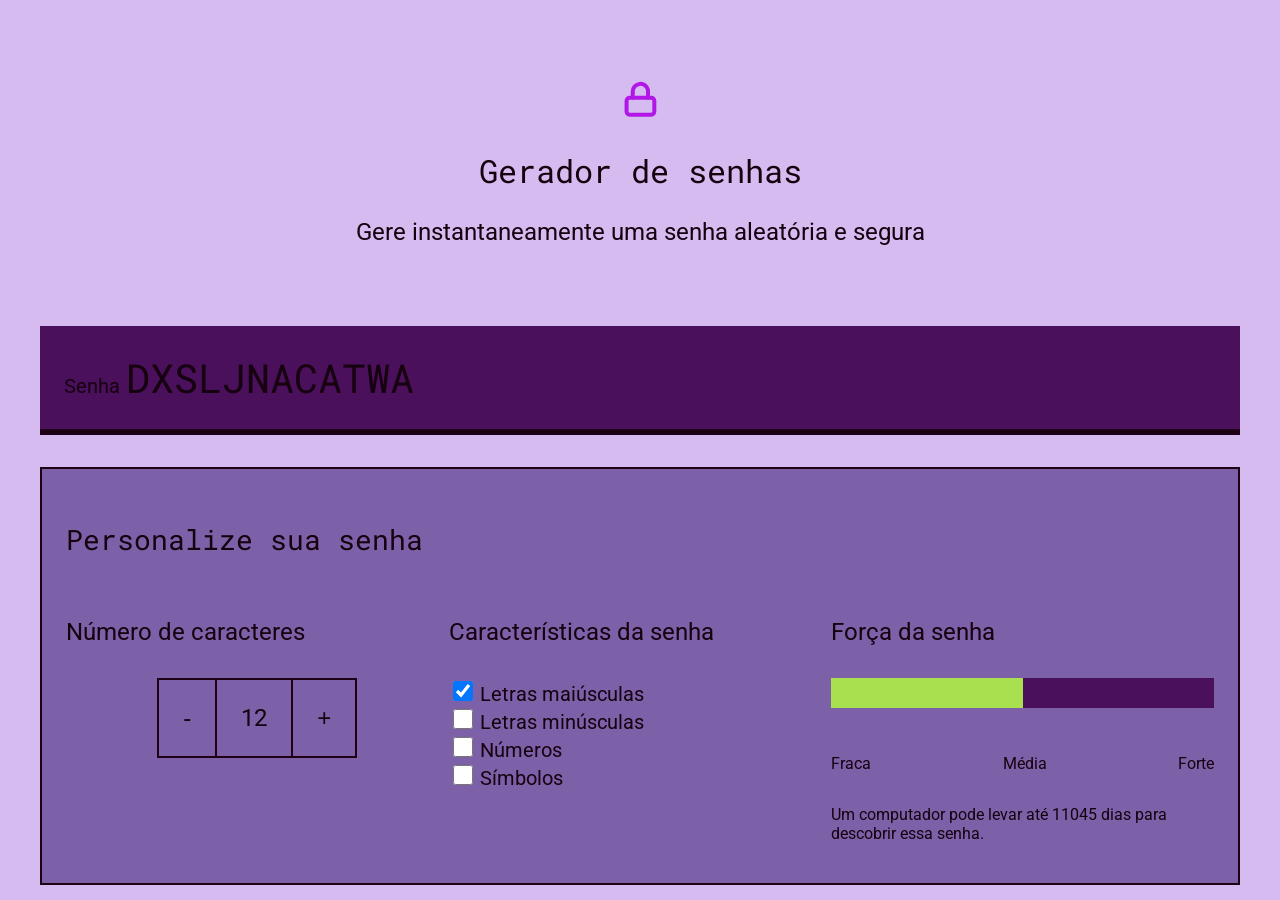
<file: index.html>
<!DOCTYPE html>
<html lang="pt-br">

<head>
    <meta charset="UTF-8">
    <meta name="viewport" content="width=device-width, initial-scale=1.0">
    <title>Gerador de senha</title>
    <link rel="stylesheet" href="style.css">
</head>

<body>
    <section class="conteudo">
        <div class="conteudo-titulo">
            <img src="unlock.svg" alt="cadeado fechado">
            <h2 class="titulo-principal">Gerador de senhas</h2>
            <h3 class="titulo-secundario">Gere instantaneamente uma senha aleatória e segura</h3>
        </div>
        <div class="conteudo-senha">
            <label for="senha">Senha</label>
            <input name="senha" type="text" id="campo-senha" readonly>
        </div>
        <div class="parametro">
            <h3 class="parametro-titulo">Personalize sua senha</h3>
            <div class="parametro-coluna__senha">
                <div class="parametro-senha">
                    <h4 class="parametro-senha__titulo">Número de caracteres</h4>
                    <div class="parametro-senha-botoes">
                        <button class="parametro-senha__botao">-</button>
                        <p class="parametro-senha__texto">12</p>
                        <button class="parametro-senha__botao">+</button>
                    </div>
                </div>               
                <div class="parametro-senha">
                    <h4 class="parametro-senha__titulo">Características da senha</h4>
                    <div class="parametro-senha-checkbox">
                        <input name="maiusculo" type="checkbox" class="checkbox" checked>
                        <label for="maiusculo">Letras maiúsculas</label>
                    </div>
                    <div class="parametro-senha-checkbox">
                        <input name="minusculo" type="checkbox" class="checkbox">
                        <label for="minusculo">Letras minúsculas</label>
                    </div>
                    <div class="parametro-senha-checkbox">
                        <input name="numero" type="checkbox" class="checkbox">
                        <label for="numero">Números</label>
                    </div>
                    <div class="parametro-senha-checkbox">
                        <input name="simbolo" type="checkbox" class="checkbox">
                        <label for="simbolo">Símbolos</label>
                    </div>
                </div>
                <div class="parametro-senha">
                    <h4 class="parametro-senha__titulo">Força da senha</h4>
                    <div class="barra"></div>
                    <div class="forca fraca"></div>
                    <div class="parametro-senha-textos">
                        <p>Fraca</p>
                        <p>Média</p>
                        <p>Forte</p>
                    </div>
                    <p class="entropia"></p>
                </div>
            </div>
        </div>
    </section>
    <script src="main.js"></script>
</body> 
</html>
</file>
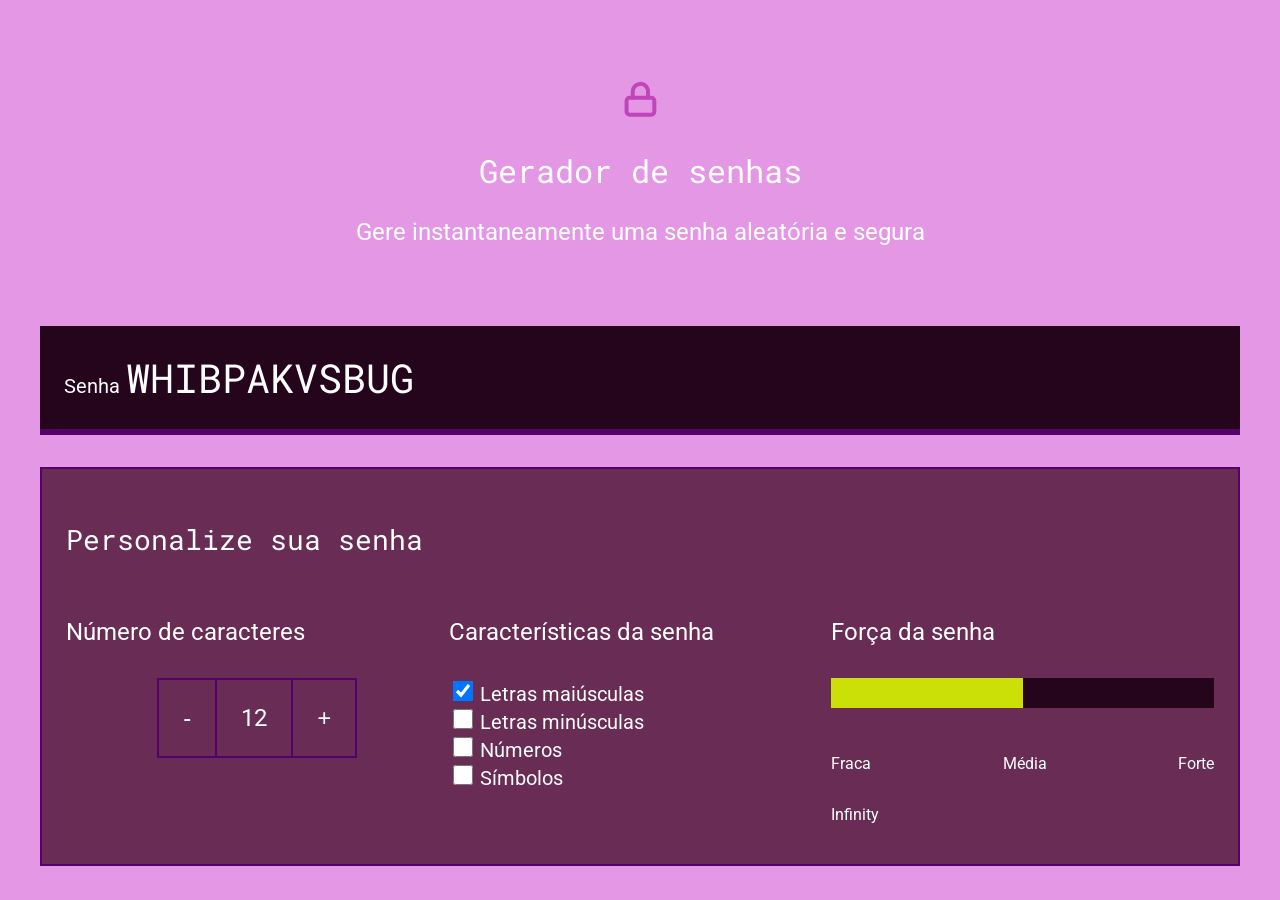
<file: gerador-de-senhas-main/Seguran-a-digital--main/Seguran-a-digital--main/Seguran-a-digital--main/segurança digital-iris3b/index.html>
<!DOCTYPE html>
<html lang="pt-br">

<head>
    <meta charset="UTF-8">
    <meta name="viewport" content="width=device-width, initial-scale=1.0">
    <title>Gerador de senha</title>
    <link rel="stylesheet" href="style.css">

</head>

<body>
    <section class="conteudo">
        <div class="conteudo-titulo">
            <img src="unlock.svg" alt="cadeado fechado">
            <h2 class="titulo-principal">Gerador de senhas</h2>
            <h3 class="titulo-secundario">Gere instantaneamente uma senha aleatória e segura</h3>
        </div>
        <div class="conteudo-senha">
            <label for="senha">Senha</label>
            <input name="senha" type="text" id="campo-senha" readonly>
        </div>
        <div class="parametro">
            <h3 class="parametro-titulo">Personalize sua senha</h3>
            <div class="parametro-coluna__senha">
                <div class="parametro-senha">
                    <h4 class="parametro-senha__titulo">Número de caracteres</h4>
                    <div class="parametro-senha-botoes">
                        <button class="parametro-senha__botao">-</button>
                        <p class="parametro-senha__texto">12</p>
                        <button class="parametro-senha__botao">+</button>
                    </div>
                </div>               
                <div class="parametro-senha">
                    <h4 class="parametro-senha__titulo">Características da senha</h4>
                    <div class="parametro-senha-checkbox">
                        <input name="maiusculo" type="checkbox" class="checkbox" checked>
                        <label for="maiusculo">Letras maiúsculas</label>
                    </div>
                    <div class="parametro-senha-checkbox">
                        <input name="minusculo" type="checkbox" class="checkbox">
                        <label for="minusculo">Letras minúsculas</label>
                    </div>
                    <div class="parametro-senha-checkbox">
                        <input name="numero" type="checkbox" class="checkbox">
                        <label for="numero">Números</label>
                    </div>
                    <div class="parametro-senha-checkbox">
                        <input name="simbolo" type="checkbox" class="checkbox">
                        <label for="simbolo">Símbolos</label>
                    </div>
                </div>
                <div class="parametro-senha">
                    <h4 class="parametro-senha__titulo">Força da senha</h4>
                    <div class="barra"></div>
                    <div class="forca fraca"></div>
                    <div class="parametro-senha-textos">
                        <p>Fraca</p>
                        <p>Média</p>
                        <p>Forte</p>
                    </div>
                    <p class="entropia"></p>
                </div>
            </div>
        </div>
    </section>
    <script src="main.js"></script>
</body> 
</html>
</file>
<file: style.css>
@import url('https://fonts.googleapis.com/css2?family=Roboto&family=Roboto+Mono&display=swap');

:root{
    --branco: rgb(22, 1, 15);
    --cor-de-fundo: #d6bbf0;
    --fundo-senha: #4a105c;
    --fundo-texto: #7c60a8;
    --borda: #1f0116;
    --roboto: 'Roboto', sans-serif;
    --roboto-mono: 'Roboto Mono', monospace;
}

*{
    font-weight: 400;
}

body{
    color: var(--branco);
    background-color: var(--cor-de-fundo);
    font-family: var(--roboto);
}

.titulo-principal{
    font-family: var(--roboto-mono);
    font-size: 32px;
}

.titulo-secundario{
    font-size: 24px;
}

.conteudo-titulo{
    text-align: center;
    margin-top: 80px;
}

.conteudo-senha{
    margin-top: 80px; 
    background: var(--fundo-senha);
    padding: 24px;
    border-bottom: 6px solid var(--borda);
}

#campo-senha{
    background-color: var(--fundo-senha);
    border: none;
    color: var(--branco);
    font-family: var(--roboto-mono);
    font-size: 40px;
    width: 70%;
}

#campo-senha:focus{
    outline: none;
}

.conteudo{
    max-width: 1200px;
    margin: 0 auto;
}

.parametro{
    background-color: var(--fundo-texto);
    border: 2px solid var(--borda);
    margin-top: 32px;
    padding: 24px;
}

.parametro-titulo{
    font-family: var(--roboto-mono);
    font-size: 28px;
}

.parametro-senha__titulo{
    font-size:24px;
}

.parametro-coluna__senha{
    display: flex;
    flex-direction: column;
    justify-content: center;
}
.parametro-senha{
    width: 50%;
    margin: 0 auto;
}

.parametro-senha-botoes{
    display: flex;
    justify-content: center;
}

.parametro-senha__botao{
    background-color: var(--fundo-texto);
    color: var(--branco);
    border: 2px solid var(--borda);
    padding: 24px;
    font-size: 24px;
    cursor: pointer;
}
.parametro-senha__texto{
    padding: 24px;
    border-top: 2px solid var(--borda);
    border-bottom: 2px solid var(--borda);
    margin: 0;
    font-size: 24px;
}

label{
    font-size: 20px;
}

.checkbox{
    width: 20px;
    height: 20px;
    cursor: pointer;
}

.barra{
    background-color: var(--fundo-senha);
    height: 30px;
    width: 100%;
}
.forca{
    height: 30px;
    position: relative;
    bottom: 30px;
}
.fraca{
    width: 25%;
    background-color: #290207; 
}
.media{
    background-color: #a9e04f;
    width: 50%;
}
.forte{
    background-color: #00FF85;
    width: 100%;
}

.parametro-senha-textos{
    display: flex;
    justify-content: space-between;
}


@media screen and (min-width: 768px) {
    .parametro-coluna__senha{
        flex-direction: row;
    }
}
</file>
<file: gerador-de-senhas-main/Seguran-a-digital--main/Seguran-a-digital--main/Seguran-a-digital--main/segurança digital-iris3b/style.css>
@import url('https://fonts.googleapis.com/css2?family=Roboto&family=Roboto+Mono&display=swap');

:root{
    --branco: white;
    --cor-de-fundo: #e397e5;
    --fundo-senha: #25051c;
    --fundo-texto: #692c55;
    --borda: #56016b;
    --roboto: 'Roboto', sans-serif;
    --roboto-mono: 'Roboto Mono', monospace;
}

*{
    font-weight: 400;
}

body{
    color: var(--branco);
    background-color: var(--cor-de-fundo);
    font-family: var(--roboto);
}

.titulo-principal{
    font-family: var(--roboto-mono);
    font-size: 32px;
}

.titulo-secundario{
    font-size: 24px;
}

.conteudo-titulo{
    text-align: center;
    margin-top: 80px;
}

.conteudo-senha{
    margin-top: 80px; 
    background: var(--fundo-senha);
    padding: 24px;
    border-bottom: 6px solid var(--borda);
}

#campo-senha{
    background-color: var(--fundo-senha);
    border: none;
    color: var(--branco);
    font-family: var(--roboto-mono);
    font-size: 40px;
    width: 70%;
}

#campo-senha:focus{
    outline: none;
}

.conteudo{
    max-width: 1200px;
    margin: 0 auto;
}

.parametro{
    background-color: var(--fundo-texto);
    border: 2px solid var(--borda);
    margin-top: 32px;
    padding: 24px;
}

.parametro-titulo{
    font-family: var(--roboto-mono);
    font-size: 28px;
}

.parametro-senha__titulo{
    font-size:24px;
}

.parametro-coluna__senha{
    display: flex;
    flex-direction: column;
    justify-content: center;
}
.parametro-senha{
    width: 50%;
    margin: 0 auto;
}

.parametro-senha-botoes{
    display: flex;
    justify-content: center;
}

.parametro-senha__botao{
    background-color: var(--fundo-texto);
    color: var(--branco);
    border: 2px solid var(--borda);
    padding: 24px;
    font-size: 24px;
    cursor: pointer;
}
.parametro-senha__texto{
    padding: 24px;
    border-top: 2px solid var(--borda);
    border-bottom: 2px solid var(--borda);
    margin: 0;
    font-size: 24px;
}

label{
    font-size: 20px;
}

.checkbox{
    width: 20px;
    height: 20px;
    cursor: pointer;
}

.barra{
    background-color: var(--fundo-senha);
    height: 30px;
    width: 100%;
}
.forca{
    height: 30px;
    position: relative;
    bottom: 30px;
}
.fraca{
    width: 25%;
    background-color: #ffffff; 
}
.media{
    background-color: #cbe007;
    width: 50%;
}
.forte{
    background-color: #f35c04;
    width: 100%;
}

.parametro-senha-textos{
    display: flex;
    justify-content: space-between;
}


@media screen and (min-width: 768px) {
    .parametro-coluna__senha{
        flex-direction: row;
    }
}
</file>
